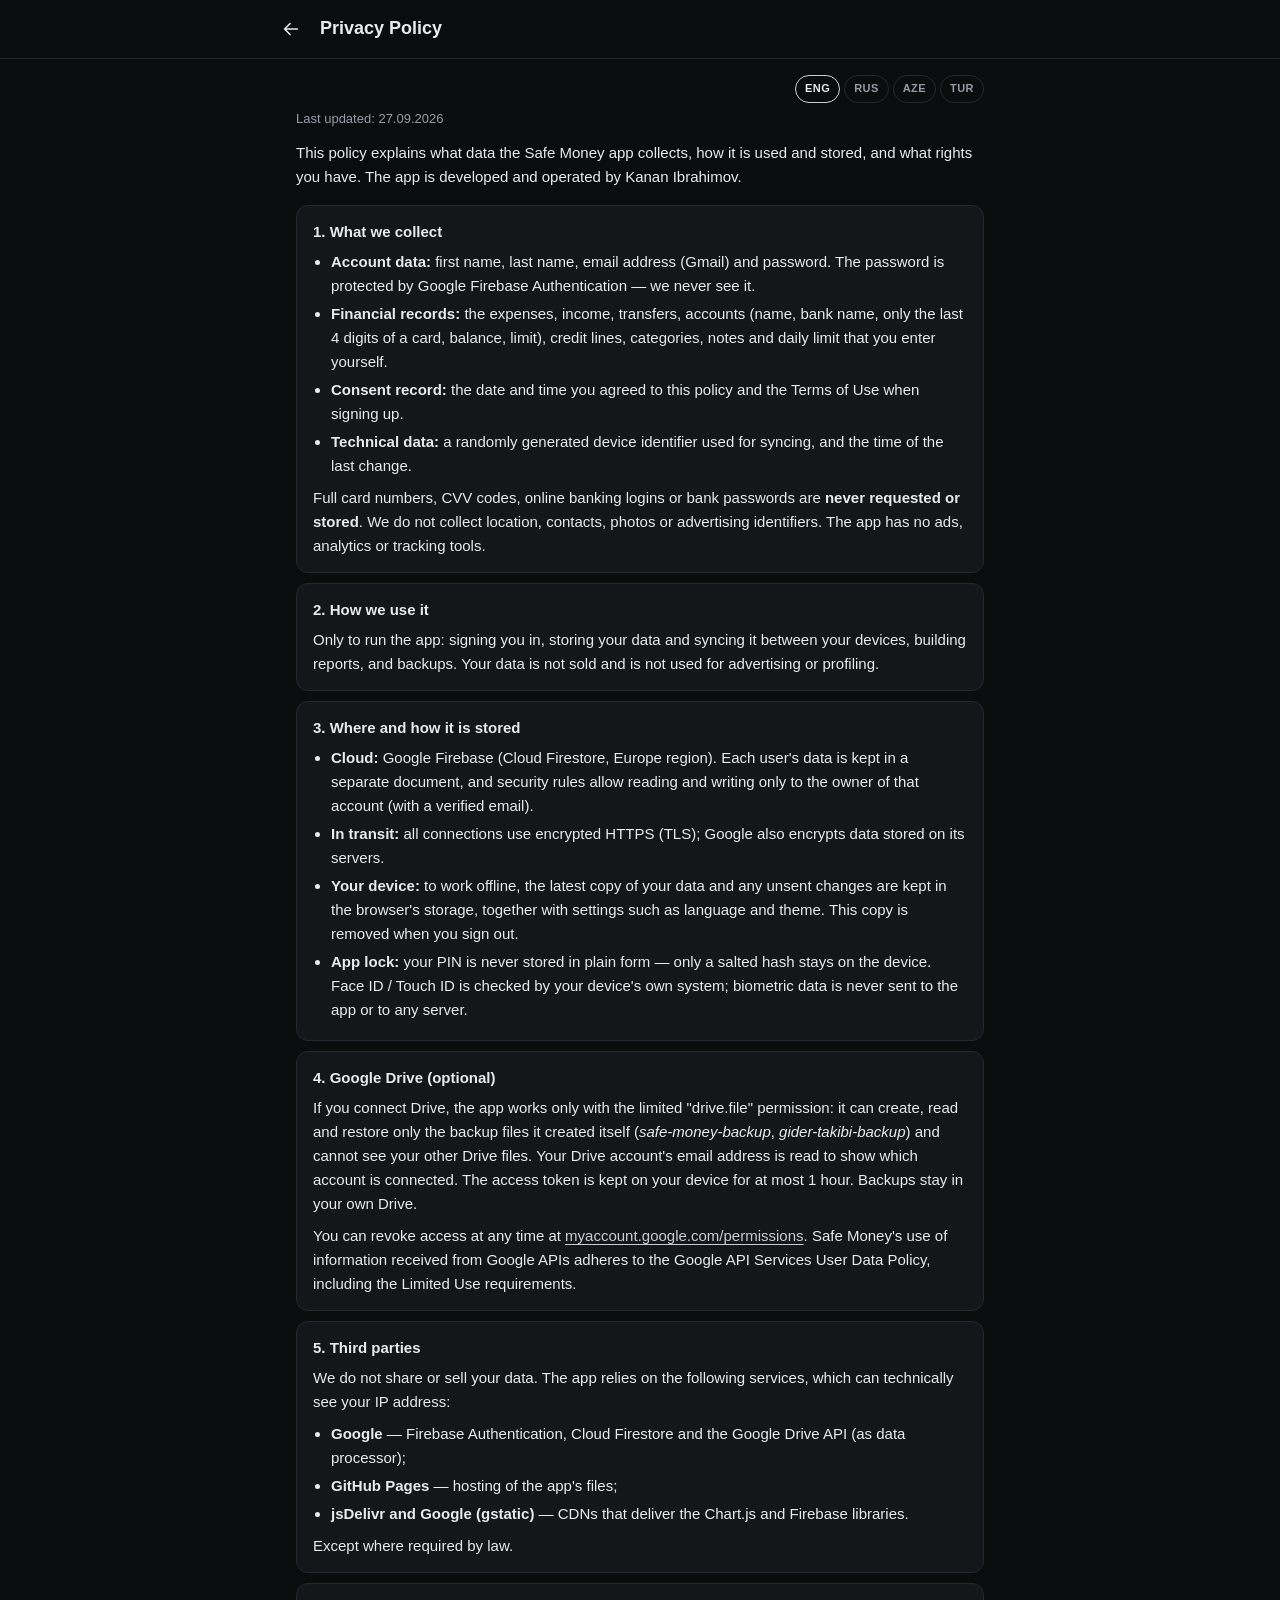
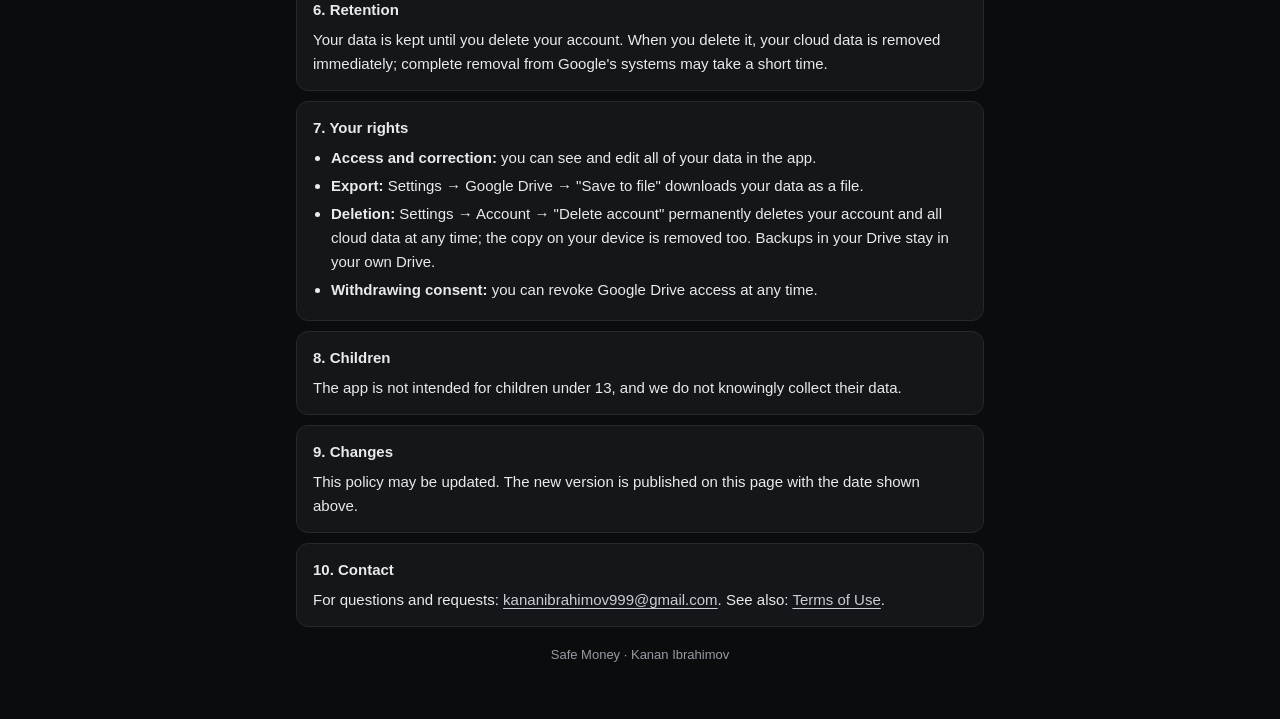
<file: privacy.html>
<!doctype html>
<html lang="en" data-theme="dark">
<head>
<meta charset="utf-8">
<meta name="viewport" content="width=device-width, initial-scale=1, viewport-fit=cover">
<meta name="theme-color" content="#0b0c0e">
<title>Privacy Policy — Safe Money</title>
<link rel="icon" href="icon-192.png">
<link rel="stylesheet" href="css/huquqi.css">
<script src="js/huquqi.js"></script>
</head>
<body>
<header class="hq-bas"><div class="hq-bas-ic">
  <button class="hq-geri" id="hqGeri" onclick="hqGeri()" aria-label="Back"><svg width="22" height="22" viewBox="0 0 24 24" fill="none" stroke="currentColor" stroke-width="1.7" stroke-linecap="round" stroke-linejoin="round" aria-hidden="true"><path d="M19 12H5M11 6l-6 6 6 6"/></svg></button>
  <h1 id="hqBasliq">Privacy Policy</h1>
</div></header>
<main>
<div class="hq-dil"><button data-kod="en">ENG</button><button data-kod="ru">RUS</button><button data-kod="az">AZE</button><button data-kod="tr">TUR</button></div>
<section data-dil="az" lang="az" data-basliq="Məxfilik siyasəti" data-geri="Geri">
<p class="hq-tarix">Son yenilənmə: 27.09.2026</p>
<p class="hq-giris">Bu siyasət Safe Money tətbiqinin hansı məlumatları topladığını, onlardan necə istifadə etdiyini, harada saxladığını və sizin hansı hüquqlarınız olduğunu izah edir. Tətbiqi Kanan İbrahimov hazırlayıb və idarə edir.</p>
<div class="hq-kart"><h2>1. Hansı məlumatlar toplanır</h2><ul><li><b>Hesab məlumatları:</b> ad, soyad, e-poçt ünvanı (Gmail) və şifrə. Şifrə Google Firebase Authentication tərəfindən qorunan şəkildə saxlanılır — biz onu görmürük.</li><li><b>Maliyyə qeydləri:</b> özünüzün daxil etdiyiniz xərclər, mədaxillər, köçürmələr, hesablar (ad, bank adı, kartın yalnız son 4 rəqəmi, balans, limit), kredit xətləri, kateqoriyalar, qeydlər və gündəlik limit.</li><li><b>Razılaşma qeydi:</b> qeydiyyat zamanı bu siyasət və İstifadə şərtləri ilə razılaşdığınız tarix və saat.</li><li><b>Texniki məlumat:</b> sinxronizasiya üçün təsadüfi yaradılmış cihaz identifikatoru və son dəyişikliyin vaxtı.</li></ul><p>Tam kart nömrəsi, CVV kodu, bank girişi və ya bank şifrələri <b>istənilmir və saxlanılmır</b>. Məkan, kontaktlar, şəkillər və reklam identifikatorları toplanmır. Tətbiqdə reklam, analitika və izləmə alətləri yoxdur.</p></div>
<div class="hq-kart"><h2>2. Məlumatlardan nə üçün istifadə olunur</h2><p>Yalnız tətbiqin işləməsi üçün: hesabınıza giriş, məlumatlarınızın saxlanması və cihazlarınız arasında sinxronizasiya, hesabatların hazırlanması və ehtiyat nüsxə. Məlumatlarınız satılmır, reklam və ya profil yaratmaq üçün istifadə olunmur.</p></div>
<div class="hq-kart"><h2>3. Harada və necə saxlanılır</h2><ul><li><b>Bulud:</b> Google Firebase (Cloud Firestore, Avropa regionu). Hər istifadəçinin məlumatı ayrıca sənəddə saxlanılır; təhlükəsizlik qaydaları oxuma və yazmaya yalnız həmin hesabın sahibinə (təsdiqlənmiş e-poçtla) icazə verir.</li><li><b>Ötürülmə:</b> bütün bağlantılar şifrələnmiş HTTPS (TLS) üzərindən gedir; Google məlumatları serverlərində də şifrələnmiş şəkildə saxlayır.</li><li><b>Cihazınız:</b> internetsiz işləmək üçün məlumatların son nüsxəsi və hələ göndərilməmiş dəyişikliklər brauzerin yaddaşında saxlanılır; dil və tema kimi parametrlər də orada qalır. Hesabdan çıxdıqda bu nüsxə silinir.</li><li><b>Tətbiq kilidi:</b> PIN kod açıq şəkildə saxlanılmır — cihazda yalnız onun təsadüfi "duz"la hesablanmış heşi qalır. Face ID / Touch ID cihazın öz sistemi ilə yoxlanılır; biometrik məlumat heç vaxt tətbiqə və ya serverə ötürülmür.</li></ul></div>
<div class="hq-kart"><h2>4. Google Drive (istəyə bağlı)</h2><p>Drive-ı qoşsanız, tətbiq yalnız məhdud "drive.file" icazəsi ilə işləyir: yalnız özünün yaratdığı ehtiyat nüsxə fayllarını (<i>safe-money-backup</i>, <i>gider-takibi-backup</i>) yarada, oxuya və onlardan bərpa edə bilir; Drive-dakı digər fayllarınızı görmür. Hansı hesabın qoşulduğunu göstərmək üçün Drive hesabınızın e-poçt ünvanı oxunur. Giriş açarı (token) cihazınızda ən çox 1 saat saxlanılır. Ehtiyat nüsxələr sizin öz Drive-ınızda qalır.</p><p>İcazəni istənilən vaxt <a href="https://myaccount.google.com/permissions" target="_blank" rel="noopener">myaccount.google.com/permissions</a> səhifəsindən ləğv edə bilərsiniz. Safe Money-in Google API-lərindən aldığı məlumatlardan istifadəsi Google API Services User Data Policy, o cümlədən Limited Use tələblərinə uyğundur.</p></div>
<div class="hq-kart"><h2>5. Üçüncü tərəflər</h2><p>Məlumatlarınızı heç kimə vermirik və satmırıq. Tətbiqin işləməsi üçün aşağıdakı xidmətlərdən istifadə olunur; onlar texniki olaraq IP ünvanınızı görə bilər:</p><ul><li><b>Google</b> — Firebase Authentication, Cloud Firestore və Google Drive API (məlumatların emalçısı kimi);</li><li><b>GitHub Pages</b> — tətbiqin fayllarının yerləşdiyi hostinq;</li><li><b>jsDelivr və Google (gstatic)</b> — Chart.js və Firebase kitabxanalarının yükləndiyi CDN-lər.</li></ul><p>Qanunla tələb olunan hallar istisnadır.</p></div>
<div class="hq-kart"><h2>6. Saxlama müddəti</h2><p>Məlumatlarınız hesabınızı silənə qədər saxlanılır. Hesabı sildikdə buluddakı məlumatlar dərhal silinir; Google-un sistemlərindən tam silinməsi qısa müddət çəkə bilər.</p></div>
<div class="hq-kart"><h2>7. Hüquqlarınız</h2><ul><li><b>Baxış və düzəliş:</b> bütün məlumatlarınızı tətbiqdə görə və dəyişə bilərsiniz.</li><li><b>Köçürmə:</b> Parametrlər → Google Drive → «Faylda saxla» ilə məlumatlarınızı fayl kimi yükləyə bilərsiniz.</li><li><b>Silinmə:</b> Parametrlər → Hesab → «Hesabı sil» ilə hesabınızı və buluddakı bütün məlumatlarınızı istənilən vaxt özünüz həmişəlik silə bilərsiniz; cihazdakı nüsxə də silinir. Drive-dakı ehtiyat nüsxələr sizin Drive-ınızda qalır.</li><li><b>Razılığın geri götürülməsi:</b> Google Drive icazəsini istənilən vaxt ləğv edə bilərsiniz.</li></ul></div>
<div class="hq-kart"><h2>8. Uşaqlar</h2><p>Tətbiq 13 yaşından kiçik uşaqlar üçün nəzərdə tutulmayıb və biz bilərəkdən onlardan məlumat toplamırıq.</p></div>
<div class="hq-kart"><h2>9. Dəyişikliklər</h2><p>Bu siyasət yenilənə bilər. Yeni versiya bu səhifədə yuxarıdakı tarixlə dərc olunur.</p></div>
<div class="hq-kart"><h2>10. Əlaqə</h2><p>Suallarınız və müraciətləriniz üçün: <a href="mailto:kananibrahimov999@gmail.com">kananibrahimov999@gmail.com</a>. Bax: <a data-sehife="terms.html" href="terms.html">İstifadə şərtləri</a>.</p></div>
<p class="hq-alt">Safe Money · Kanan İbrahimov</p>
</section>
<section data-dil="en" lang="en" data-basliq="Privacy Policy" data-geri="Back">
<p class="hq-tarix">Last updated: 27.09.2026</p>
<p class="hq-giris">This policy explains what data the Safe Money app collects, how it is used and stored, and what rights you have. The app is developed and operated by Kanan Ibrahimov.</p>
<div class="hq-kart"><h2>1. What we collect</h2><ul><li><b>Account data:</b> first name, last name, email address (Gmail) and password. The password is protected by Google Firebase Authentication — we never see it.</li><li><b>Financial records:</b> the expenses, income, transfers, accounts (name, bank name, only the last 4 digits of a card, balance, limit), credit lines, categories, notes and daily limit that you enter yourself.</li><li><b>Consent record:</b> the date and time you agreed to this policy and the Terms of Use when signing up.</li><li><b>Technical data:</b> a randomly generated device identifier used for syncing, and the time of the last change.</li></ul><p>Full card numbers, CVV codes, online banking logins or bank passwords are <b>never requested or stored</b>. We do not collect location, contacts, photos or advertising identifiers. The app has no ads, analytics or tracking tools.</p></div>
<div class="hq-kart"><h2>2. How we use it</h2><p>Only to run the app: signing you in, storing your data and syncing it between your devices, building reports, and backups. Your data is not sold and is not used for advertising or profiling.</p></div>
<div class="hq-kart"><h2>3. Where and how it is stored</h2><ul><li><b>Cloud:</b> Google Firebase (Cloud Firestore, Europe region). Each user's data is kept in a separate document, and security rules allow reading and writing only to the owner of that account (with a verified email).</li><li><b>In transit:</b> all connections use encrypted HTTPS (TLS); Google also encrypts data stored on its servers.</li><li><b>Your device:</b> to work offline, the latest copy of your data and any unsent changes are kept in the browser's storage, together with settings such as language and theme. This copy is removed when you sign out.</li><li><b>App lock:</b> your PIN is never stored in plain form — only a salted hash stays on the device. Face ID / Touch ID is checked by your device's own system; biometric data is never sent to the app or to any server.</li></ul></div>
<div class="hq-kart"><h2>4. Google Drive (optional)</h2><p>If you connect Drive, the app works only with the limited "drive.file" permission: it can create, read and restore only the backup files it created itself (<i>safe-money-backup</i>, <i>gider-takibi-backup</i>) and cannot see your other Drive files. Your Drive account's email address is read to show which account is connected. The access token is kept on your device for at most 1 hour. Backups stay in your own Drive.</p><p>You can revoke access at any time at <a href="https://myaccount.google.com/permissions" target="_blank" rel="noopener">myaccount.google.com/permissions</a>. Safe Money's use of information received from Google APIs adheres to the Google API Services User Data Policy, including the Limited Use requirements.</p></div>
<div class="hq-kart"><h2>5. Third parties</h2><p>We do not share or sell your data. The app relies on the following services, which can technically see your IP address:</p><ul><li><b>Google</b> — Firebase Authentication, Cloud Firestore and the Google Drive API (as data processor);</li><li><b>GitHub Pages</b> — hosting of the app's files;</li><li><b>jsDelivr and Google (gstatic)</b> — CDNs that deliver the Chart.js and Firebase libraries.</li></ul><p>Except where required by law.</p></div>
<div class="hq-kart"><h2>6. Retention</h2><p>Your data is kept until you delete your account. When you delete it, your cloud data is removed immediately; complete removal from Google's systems may take a short time.</p></div>
<div class="hq-kart"><h2>7. Your rights</h2><ul><li><b>Access and correction:</b> you can see and edit all of your data in the app.</li><li><b>Export:</b> Settings → Google Drive → "Save to file" downloads your data as a file.</li><li><b>Deletion:</b> Settings → Account → "Delete account" permanently deletes your account and all cloud data at any time; the copy on your device is removed too. Backups in your Drive stay in your own Drive.</li><li><b>Withdrawing consent:</b> you can revoke Google Drive access at any time.</li></ul></div>
<div class="hq-kart"><h2>8. Children</h2><p>The app is not intended for children under 13, and we do not knowingly collect their data.</p></div>
<div class="hq-kart"><h2>9. Changes</h2><p>This policy may be updated. The new version is published on this page with the date shown above.</p></div>
<div class="hq-kart"><h2>10. Contact</h2><p>For questions and requests: <a href="mailto:kananibrahimov999@gmail.com">kananibrahimov999@gmail.com</a>. See also: <a data-sehife="terms.html" href="terms.html">Terms of Use</a>.</p></div>
<p class="hq-alt">Safe Money · Kanan Ibrahimov</p>
</section>
<section data-dil="ru" lang="ru" data-basliq="Политика конфиденциальности" data-geri="Назад">
<p class="hq-tarix">Последнее обновление: 27.09.2026</p>
<p class="hq-giris">Эта политика объясняет, какие данные собирает приложение Safe Money, как они используются и хранятся и какие у вас есть права. Приложение разработано и поддерживается Кананом Ибрагимовым.</p>
<div class="hq-kart"><h2>1. Какие данные собираются</h2><ul><li><b>Данные аккаунта:</b> имя, фамилия, адрес электронной почты (Gmail) и пароль. Пароль защищён Google Firebase Authentication — мы его не видим.</li><li><b>Финансовые записи:</b> расходы, поступления, переводы, счета (название, банк, только последние 4 цифры карты, баланс, лимит), кредитные линии, категории, заметки и дневной лимит, которые вы вводите сами.</li><li><b>Запись о согласии:</b> дата и время, когда при регистрации вы приняли эту политику и Условия использования.</li><li><b>Технические данные:</b> случайно созданный идентификатор устройства для синхронизации и время последнего изменения.</li></ul><p>Полный номер карты, CVV-код, логины интернет-банка и банковские пароли <b>не запрашиваются и не хранятся</b>. Мы не собираем геолокацию, контакты, фото и рекламные идентификаторы. В приложении нет рекламы, аналитики и средств отслеживания.</p></div>
<div class="hq-kart"><h2>2. Для чего используются данные</h2><p>Только для работы приложения: вход в аккаунт, хранение данных и их синхронизация между вашими устройствами, построение отчётов и резервное копирование. Ваши данные не продаются и не используются для рекламы или профилирования.</p></div>
<div class="hq-kart"><h2>3. Где и как хранятся данные</h2><ul><li><b>Облако:</b> Google Firebase (Cloud Firestore, европейский регион). Данные каждого пользователя хранятся в отдельном документе; правила безопасности разрешают чтение и запись только владельцу аккаунта (с подтверждённой почтой).</li><li><b>Передача:</b> все соединения идут по зашифрованному HTTPS (TLS); Google также шифрует данные на своих серверах.</li><li><b>Ваше устройство:</b> для работы без интернета последняя копия данных и ещё не отправленные изменения хранятся в памяти браузера вместе с настройками, например языком и темой. При выходе из аккаунта эта копия удаляется.</li><li><b>Блокировка приложения:</b> PIN-код не хранится в открытом виде — на устройстве остаётся только его хеш с «солью». Face ID / Touch ID проверяется системой устройства; биометрические данные никогда не передаются приложению или серверу.</li></ul></div>
<div class="hq-kart"><h2>4. Google Drive (по желанию)</h2><p>Если вы подключите Drive, приложение работает только с ограниченным разрешением «drive.file»: оно может создавать, читать и восстанавливать только созданные им резервные копии (<i>safe-money-backup</i>, <i>gider-takibi-backup</i>) и не видит другие ваши файлы. Адрес почты аккаунта Drive считывается, чтобы показать, какой аккаунт подключён. Токен доступа хранится на устройстве не более 1 часа. Резервные копии остаются в вашем Drive.</p><p>Доступ можно отозвать в любое время на странице <a href="https://myaccount.google.com/permissions" target="_blank" rel="noopener">myaccount.google.com/permissions</a>. Использование Safe Money информации, полученной через API Google, соответствует Google API Services User Data Policy, включая требования Limited Use.</p></div>
<div class="hq-kart"><h2>5. Третьи стороны</h2><p>Мы не передаём и не продаём ваши данные. Для работы приложения используются следующие сервисы; технически они могут видеть ваш IP-адрес:</p><ul><li><b>Google</b> — Firebase Authentication, Cloud Firestore и Google Drive API (как обработчик данных);</li><li><b>GitHub Pages</b> — хостинг файлов приложения;</li><li><b>jsDelivr и Google (gstatic)</b> — CDN, с которых загружаются библиотеки Chart.js и Firebase.</li></ul><p>За исключением случаев, предусмотренных законом.</p></div>
<div class="hq-kart"><h2>6. Срок хранения</h2><p>Данные хранятся до удаления аккаунта. После удаления данные в облаке удаляются сразу; полное удаление из систем Google может занять немного времени.</p></div>
<div class="hq-kart"><h2>7. Ваши права</h2><ul><li><b>Просмотр и исправление:</b> все свои данные можно видеть и изменять в приложении.</li><li><b>Экспорт:</b> Настройки → Google Drive → «Сохранить в файл» — выгрузка данных в файл.</li><li><b>Удаление:</b> Настройки → Аккаунт → «Удалить аккаунт» — безвозвратное удаление аккаунта и всех данных в облаке в любой момент; копия на устройстве также удаляется. Резервные копии остаются в вашем Google Drive.</li><li><b>Отзыв согласия:</b> доступ к Google Drive можно отозвать в любое время.</li></ul></div>
<div class="hq-kart"><h2>8. Дети</h2><p>Приложение не предназначено для детей младше 13 лет, и мы сознательно не собираем их данные.</p></div>
<div class="hq-kart"><h2>9. Изменения</h2><p>Политика может обновляться. Новая версия публикуется на этой странице с датой, указанной выше.</p></div>
<div class="hq-kart"><h2>10. Контакты</h2><p>По вопросам и обращениям: <a href="mailto:kananibrahimov999@gmail.com">kananibrahimov999@gmail.com</a>. См. также: <a data-sehife="terms.html" href="terms.html">Условия использования</a>.</p></div>
<p class="hq-alt">Safe Money · Канан Ибрагимов</p>
</section>
<section data-dil="tr" lang="tr" data-basliq="Gizlilik Politikası" data-geri="Geri">
<p class="hq-tarix">Son güncelleme: 27.09.2026</p>
<p class="hq-giris">Bu politika, Safe Money uygulamasının hangi verileri topladığını, bunları nasıl kullandığını ve sakladığını ve hangi haklara sahip olduğunu açıklar. Uygulama Kanan İbrahimov tarafından geliştirilmekte ve yönetilmektedir.</p>
<div class="hq-kart"><h2>1. Hangi veriler toplanır</h2><ul><li><b>Hesap bilgileri:</b> ad, soyad, e-posta adresi (Gmail) ve şifre. Şifre Google Firebase Authentication tarafından korunur — biz göremeyiz.</li><li><b>Finansal kayıtlar:</b> kendin girdiğin harcamalar, gelirler, transferler, hesaplar (ad, banka adı, kartın yalnızca son 4 hanesi, bakiye, limit), krediler, kategoriler, notlar ve günlük limit.</li><li><b>Onay kaydı:</b> kayıt sırasında bu politikayı ve Kullanım Şartları'nı kabul ettiğin tarih ve saat.</li><li><b>Teknik veriler:</b> senkronizasyon için rastgele oluşturulan cihaz kimliği ve son değişikliğin zamanı.</li></ul><p>Tam kart numarası, CVV kodu, internet bankacılığı girişi veya banka şifreleri <b>istenmez ve saklanmaz</b>. Konum, kişiler, fotoğraflar ve reklam kimlikleri toplanmaz. Uygulamada reklam, analiz ve takip araçları yoktur.</p></div>
<div class="hq-kart"><h2>2. Veriler ne için kullanılır</h2><p>Yalnızca uygulamanın çalışması için: hesabına giriş, verilerinin saklanması ve cihazların arasında senkronizasyon, raporların hazırlanması ve yedekleme. Verilerin satılmaz; reklam veya profil oluşturma için kullanılmaz.</p></div>
<div class="hq-kart"><h2>3. Nerede ve nasıl saklanır</h2><ul><li><b>Bulut:</b> Google Firebase (Cloud Firestore, Avrupa bölgesi). Her kullanıcının verisi ayrı bir belgede tutulur; güvenlik kuralları okuma ve yazmaya yalnızca hesap sahibinin (doğrulanmış e-postayla) izin verir.</li><li><b>Aktarım:</b> tüm bağlantılar şifreli HTTPS (TLS) üzerinden yapılır; Google verileri sunucularında da şifreli saklar.</li><li><b>Cihazın:</b> internetsiz çalışabilmek için verilerin son kopyası ve henüz gönderilmemiş değişiklikler tarayıcı belleğinde saklanır; dil ve tema gibi ayarlar da orada kalır. Hesaptan çıkınca bu kopya silinir.</li><li><b>Uygulama kilidi:</b> PIN kodu açık hâlde saklanmaz — cihazda yalnızca rastgele "tuz" ile hesaplanmış özeti kalır. Face ID / Touch ID cihazın kendi sistemiyle doğrulanır; biyometrik veriler hiçbir zaman uygulamaya veya sunucuya aktarılmaz.</li></ul></div>
<div class="hq-kart"><h2>4. Google Drive (isteğe bağlı)</h2><p>Drive'ı bağlarsan uygulama yalnızca sınırlı "drive.file" izniyle çalışır: yalnızca kendi oluşturduğu yedek dosyalarını (<i>safe-money-backup</i>, <i>gider-takibi-backup</i>) oluşturabilir, okuyabilir ve geri yükleyebilir; Drive'daki diğer dosyalarını göremez. Hangi hesabın bağlı olduğunu göstermek için Drive hesabının e-posta adresi okunur. Erişim anahtarı (token) cihazında en fazla 1 saat saklanır. Yedekler kendi Drive'ında kalır.</p><p>İzni istediğin zaman <a href="https://myaccount.google.com/permissions" target="_blank" rel="noopener">myaccount.google.com/permissions</a> sayfasından kaldırabilirsin. Safe Money'nin Google API'lerinden aldığı bilgileri kullanımı, Limited Use gereklilikleri dahil Google API Services User Data Policy'ye uygundur.</p></div>
<div class="hq-kart"><h2>5. Üçüncü taraflar</h2><p>Verilerini kimseyle paylaşmaz ve satmayız. Uygulamanın çalışması için aşağıdaki hizmetler kullanılır; bunlar teknik olarak IP adresini görebilir:</p><ul><li><b>Google</b> — Firebase Authentication, Cloud Firestore ve Google Drive API (veri işleyen olarak);</li><li><b>GitHub Pages</b> — uygulama dosyalarının barındırıldığı hosting;</li><li><b>jsDelivr ve Google (gstatic)</b> — Chart.js ve Firebase kütüphanelerinin yüklendiği CDN'ler.</li></ul><p>Yasanın gerektirdiği durumlar hariç.</p></div>
<div class="hq-kart"><h2>6. Saklama süresi</h2><p>Verilerin hesabını silene kadar saklanır. Hesabı sildiğinde buluttaki veriler hemen silinir; Google sistemlerinden tamamen silinmesi kısa bir süre alabilir.</p></div>
<div class="hq-kart"><h2>7. Hakların</h2><ul><li><b>Görüntüleme ve düzeltme:</b> tüm verilerini uygulamada görebilir ve değiştirebilirsin.</li><li><b>Dışa aktarma:</b> Ayarlar → Google Drive → «Dosyaya kaydet» ile verilerini dosya olarak indirebilirsin.</li><li><b>Silme:</b> Ayarlar → Hesap → «Hesabı sil» ile hesabını ve buluttaki tüm verilerini istediğin zaman kalıcı olarak silebilirsin; cihazdaki kopya da silinir. Drive'daki yedekler kendi Drive'ında kalır.</li><li><b>Onayın geri alınması:</b> Google Drive iznini istediğin zaman kaldırabilirsin.</li></ul></div>
<div class="hq-kart"><h2>8. Çocuklar</h2><p>Uygulama 13 yaşından küçük çocuklar için tasarlanmamıştır ve onlardan bilerek veri toplamayız.</p></div>
<div class="hq-kart"><h2>9. Değişiklikler</h2><p>Bu politika güncellenebilir. Yeni sürüm bu sayfada yukarıdaki tarihle yayımlanır.</p></div>
<div class="hq-kart"><h2>10. İletişim</h2><p>Soruların ve taleplerin için: <a href="mailto:kananibrahimov999@gmail.com">kananibrahimov999@gmail.com</a>. Ayrıca bkz.: <a data-sehife="terms.html" href="terms.html">Kullanım Şartları</a>.</p></div>
<p class="hq-alt">Safe Money · Kanan İbrahimov</p>
</section>

</main>
</body>
</html>
</file>
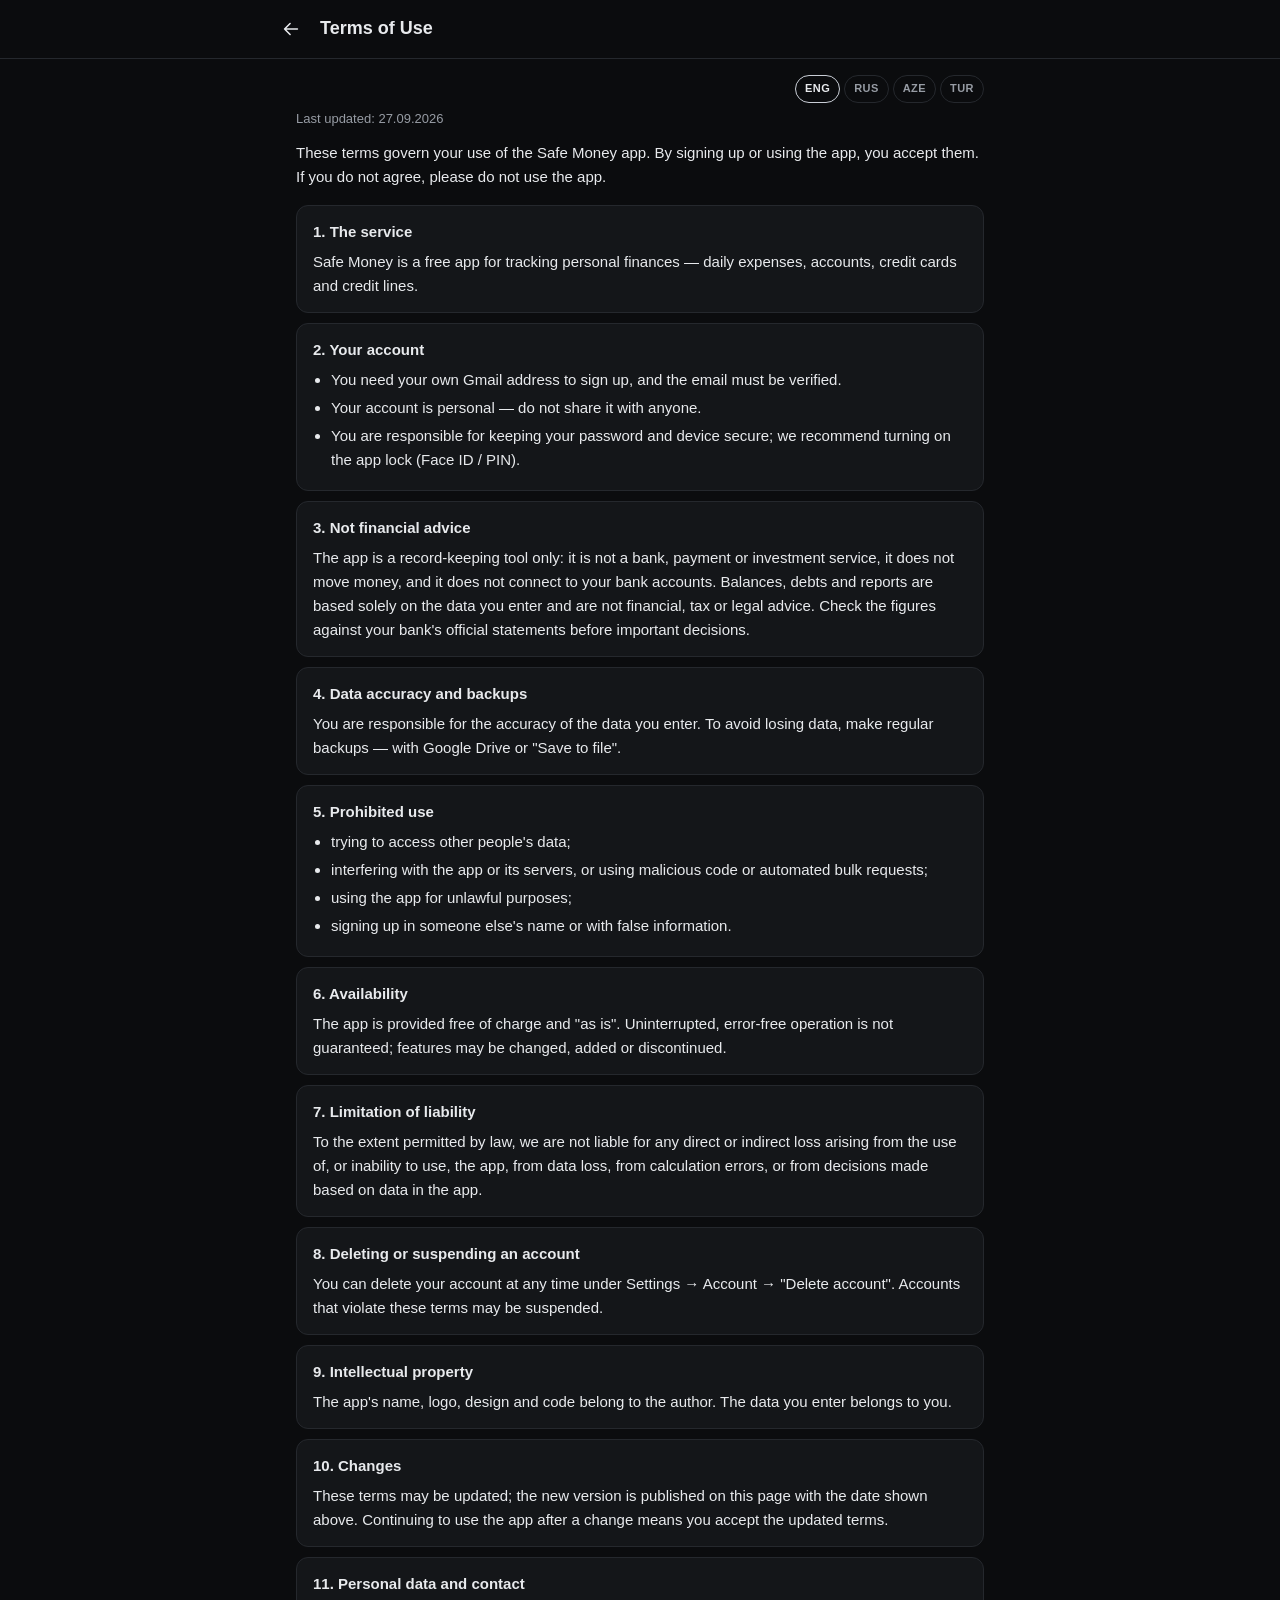
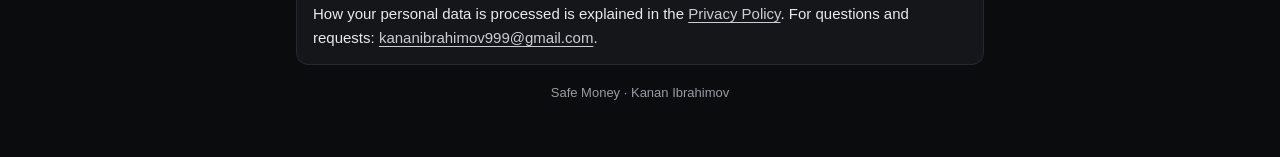
<file: terms.html>
<!doctype html>
<html lang="en" data-theme="dark">
<head>
<meta charset="utf-8">
<meta name="viewport" content="width=device-width, initial-scale=1, viewport-fit=cover">
<meta name="theme-color" content="#0b0c0e">
<title>Terms of Use — Safe Money</title>
<link rel="icon" href="icon-192.png">
<link rel="stylesheet" href="css/huquqi.css">
<script src="js/huquqi.js"></script>
</head>
<body>
<header class="hq-bas"><div class="hq-bas-ic">
  <button class="hq-geri" id="hqGeri" onclick="hqGeri()" aria-label="Back"><svg width="22" height="22" viewBox="0 0 24 24" fill="none" stroke="currentColor" stroke-width="1.7" stroke-linecap="round" stroke-linejoin="round" aria-hidden="true"><path d="M19 12H5M11 6l-6 6 6 6"/></svg></button>
  <h1 id="hqBasliq">Terms of Use</h1>
</div></header>
<main>
<div class="hq-dil"><button data-kod="en">ENG</button><button data-kod="ru">RUS</button><button data-kod="az">AZE</button><button data-kod="tr">TUR</button></div>
<section data-dil="az" lang="az" data-basliq="İstifadə şərtləri" data-geri="Geri">
<p class="hq-tarix">Son yenilənmə: 27.09.2026</p>
<p class="hq-giris">Bu şərtlər Safe Money tətbiqindən istifadə qaydalarını müəyyən edir. Qeydiyyatdan keçməklə və ya tətbiqdən istifadə etməklə bu şərtləri qəbul edirsiniz. Razı deyilsinizsə, tətbiqdən istifadə etməyin.</p>
<div class="hq-kart"><h2>1. Xidmət</h2><p>Safe Money şəxsi maliyyənin — gündəlik xərclərin, hesabların, kredit kartlarının və kredit xətlərinin uçotu üçün pulsuz tətbiqdir.</p></div>
<div class="hq-kart"><h2>2. Hesab</h2><ul><li>Qeydiyyat üçün öz Gmail ünvanınız lazımdır və e-poçt təsdiqlənməlidir.</li><li>Hesab şəxsidir — onu başqası ilə paylaşmayın.</li><li>Şifrənizin və cihazınızın təhlükəsizliyinə görə siz cavabdehsiniz; tətbiq kilidindən (Face ID / PIN) istifadə etməyi tövsiyə edirik.</li></ul></div>
<div class="hq-kart"><h2>3. Maliyyə məsləhəti deyil</h2><p>Tətbiq yalnız uçot vasitəsidir: bank, ödəniş və ya investisiya xidməti deyil, heç bir pul əməliyyatı aparmır və bank hesablarınıza qoşulmur. Göstərilən balanslar, borclar və hesabatlar yalnız sizin daxil etdiyiniz məlumatlara əsaslanır və maliyyə, vergi və ya hüquqi məsləhət sayılmır. Vacib qərarlardan əvvəl rəqəmləri bankınızın rəsmi məlumatları ilə yoxlayın.</p></div>
<div class="hq-kart"><h2>4. Məlumatların düzgünlüyü və ehtiyat nüsxə</h2><p>Daxil etdiyiniz məlumatların düzgünlüyünə siz cavabdehsiniz. Məlumat itkisinin qarşısını almaq üçün vaxtaşırı ehtiyat nüsxə götürün — Google Drive və ya «Faylda saxla» ilə.</p></div>
<div class="hq-kart"><h2>5. Qadağan olunan istifadə</h2><ul><li>başqalarının məlumatlarına daxil olmağa cəhd etmək;</li><li>tətbiqin və ya serverlərin işinə müdaxilə etmək, zərərli kod və ya avtomatlaşdırılmış kütləvi sorğulardan istifadə etmək;</li><li>tətbiqdən qanunsuz məqsədlər üçün istifadə etmək;</li><li>başqasının adından və ya saxta məlumatlarla qeydiyyatdan keçmək.</li></ul></div>
<div class="hq-kart"><h2>6. Xidmətin mövcudluğu</h2><p>Tətbiq pulsuz və «olduğu kimi» təqdim olunur. Fasiləsiz və xətasız işləməsinə zəmanət verilmir; funksiyalar dəyişdirilə, əlavə oluna və ya dayandırıla bilər.</p></div>
<div class="hq-kart"><h2>7. Məsuliyyətin məhdudlaşdırılması</h2><p>Qanunun icazə verdiyi həddə, tətbiqdən istifadə və ya istifadə edə bilməmək, məlumat itkisi, hesablama xətaları və ya tətbiqdəki məlumatlara əsasən verilmiş qərarlar nəticəsində yaranan birbaşa və ya dolayı zərərə görə məsuliyyət daşımırıq.</p></div>
<div class="hq-kart"><h2>8. Hesabın silinməsi və bloklanması</h2><p>Hesabınızı istənilən vaxt Parametrlər → Hesab → «Hesabı sil» ilə silə bilərsiniz. Bu şərtlər pozulduqda hesab bloklana bilər.</p></div>
<div class="hq-kart"><h2>9. Əqli mülkiyyət</h2><p>Tətbiqin adı, loqosu, dizaynı və kodu müəllifə məxsusdur. Daxil etdiyiniz məlumatlar sizə məxsusdur.</p></div>
<div class="hq-kart"><h2>10. Dəyişikliklər</h2><p>Şərtlər yenilənə bilər; yeni versiya bu səhifədə yuxarıdakı tarixlə dərc olunur. Dəyişiklikdən sonra tətbiqdən istifadəni davam etdirmək yenilənmiş şərtlərin qəbulu deməkdir.</p></div>
<div class="hq-kart"><h2>11. Şəxsi məlumatlar və əlaqə</h2><p>Şəxsi məlumatlarınızın necə emal olunduğu <a data-sehife="privacy.html" href="privacy.html">Məxfilik siyasəti</a>ndə izah olunur. Suallarınız və müraciətləriniz üçün: <a href="mailto:kananibrahimov999@gmail.com">kananibrahimov999@gmail.com</a>.</p></div>
<p class="hq-alt">Safe Money · Kanan İbrahimov</p>
</section>
<section data-dil="en" lang="en" data-basliq="Terms of Use" data-geri="Back">
<p class="hq-tarix">Last updated: 27.09.2026</p>
<p class="hq-giris">These terms govern your use of the Safe Money app. By signing up or using the app, you accept them. If you do not agree, please do not use the app.</p>
<div class="hq-kart"><h2>1. The service</h2><p>Safe Money is a free app for tracking personal finances — daily expenses, accounts, credit cards and credit lines.</p></div>
<div class="hq-kart"><h2>2. Your account</h2><ul><li>You need your own Gmail address to sign up, and the email must be verified.</li><li>Your account is personal — do not share it with anyone.</li><li>You are responsible for keeping your password and device secure; we recommend turning on the app lock (Face ID / PIN).</li></ul></div>
<div class="hq-kart"><h2>3. Not financial advice</h2><p>The app is a record-keeping tool only: it is not a bank, payment or investment service, it does not move money, and it does not connect to your bank accounts. Balances, debts and reports are based solely on the data you enter and are not financial, tax or legal advice. Check the figures against your bank's official statements before important decisions.</p></div>
<div class="hq-kart"><h2>4. Data accuracy and backups</h2><p>You are responsible for the accuracy of the data you enter. To avoid losing data, make regular backups — with Google Drive or "Save to file".</p></div>
<div class="hq-kart"><h2>5. Prohibited use</h2><ul><li>trying to access other people's data;</li><li>interfering with the app or its servers, or using malicious code or automated bulk requests;</li><li>using the app for unlawful purposes;</li><li>signing up in someone else's name or with false information.</li></ul></div>
<div class="hq-kart"><h2>6. Availability</h2><p>The app is provided free of charge and "as is". Uninterrupted, error-free operation is not guaranteed; features may be changed, added or discontinued.</p></div>
<div class="hq-kart"><h2>7. Limitation of liability</h2><p>To the extent permitted by law, we are not liable for any direct or indirect loss arising from the use of, or inability to use, the app, from data loss, from calculation errors, or from decisions made based on data in the app.</p></div>
<div class="hq-kart"><h2>8. Deleting or suspending an account</h2><p>You can delete your account at any time under Settings → Account → "Delete account". Accounts that violate these terms may be suspended.</p></div>
<div class="hq-kart"><h2>9. Intellectual property</h2><p>The app's name, logo, design and code belong to the author. The data you enter belongs to you.</p></div>
<div class="hq-kart"><h2>10. Changes</h2><p>These terms may be updated; the new version is published on this page with the date shown above. Continuing to use the app after a change means you accept the updated terms.</p></div>
<div class="hq-kart"><h2>11. Personal data and contact</h2><p>How your personal data is processed is explained in the <a data-sehife="privacy.html" href="privacy.html">Privacy Policy</a>. For questions and requests: <a href="mailto:kananibrahimov999@gmail.com">kananibrahimov999@gmail.com</a>.</p></div>
<p class="hq-alt">Safe Money · Kanan Ibrahimov</p>
</section>
<section data-dil="ru" lang="ru" data-basliq="Условия использования" data-geri="Назад">
<p class="hq-tarix">Последнее обновление: 27.09.2026</p>
<p class="hq-giris">Эти условия регулируют использование приложения Safe Money. Регистрируясь или пользуясь приложением, вы принимаете их. Если вы не согласны, пожалуйста, не используйте приложение.</p>
<div class="hq-kart"><h2>1. Сервис</h2><p>Safe Money — бесплатное приложение для учёта личных финансов: ежедневных расходов, счетов, кредитных карт и кредитных линий.</p></div>
<div class="hq-kart"><h2>2. Аккаунт</h2><ul><li>Для регистрации нужен ваш собственный адрес Gmail, и почта должна быть подтверждена.</li><li>Аккаунт личный — не передавайте его другим людям.</li><li>Вы отвечаете за безопасность пароля и устройства; рекомендуем включить блокировку приложения (Face ID / PIN).</li></ul></div>
<div class="hq-kart"><h2>3. Не финансовая консультация</h2><p>Приложение — только инструмент учёта: это не банк, не платёжный и не инвестиционный сервис, оно не проводит денежных операций и не подключается к вашим банковским счетам. Балансы, долги и отчёты основаны только на введённых вами данных и не являются финансовой, налоговой или юридической консультацией. Перед важными решениями сверяйте цифры с официальными данными банка.</p></div>
<div class="hq-kart"><h2>4. Точность данных и резервные копии</h2><p>Вы отвечаете за точность вводимых данных. Чтобы не потерять данные, регулярно делайте резервные копии — в Google Drive или через «Сохранить в файл».</p></div>
<div class="hq-kart"><h2>5. Запрещённое использование</h2><ul><li>попытки получить доступ к чужим данным;</li><li>вмешательство в работу приложения или серверов, вредоносный код или автоматизированные массовые запросы;</li><li>использование приложения в незаконных целях;</li><li>регистрация от чужого имени или с ложными данными.</li></ul></div>
<div class="hq-kart"><h2>6. Доступность сервиса</h2><p>Приложение предоставляется бесплатно и «как есть». Бесперебойная и безошибочная работа не гарантируется; функции могут изменяться, добавляться или прекращаться.</p></div>
<div class="hq-kart"><h2>7. Ограничение ответственности</h2><p>В пределах, допускаемых законом, мы не несём ответственности за прямой или косвенный ущерб, возникший в результате использования или невозможности использования приложения, потери данных, ошибок расчёта или решений, принятых на основе данных в приложении.</p></div>
<div class="hq-kart"><h2>8. Удаление и блокировка аккаунта</h2><p>Аккаунт можно удалить в любой момент: Настройки → Аккаунт → «Удалить аккаунт». При нарушении этих условий аккаунт может быть заблокирован.</p></div>
<div class="hq-kart"><h2>9. Интеллектуальная собственность</h2><p>Название, логотип, дизайн и код приложения принадлежат автору. Введённые вами данные принадлежат вам.</p></div>
<div class="hq-kart"><h2>10. Изменения</h2><p>Условия могут обновляться; новая версия публикуется на этой странице с датой, указанной выше. Продолжая пользоваться приложением после изменений, вы принимаете обновлённые условия.</p></div>
<div class="hq-kart"><h2>11. Персональные данные и контакты</h2><p>Как обрабатываются ваши персональные данные, описано в <a data-sehife="privacy.html" href="privacy.html">Политике конфиденциальности</a>. По вопросам и обращениям: <a href="mailto:kananibrahimov999@gmail.com">kananibrahimov999@gmail.com</a>.</p></div>
<p class="hq-alt">Safe Money · Канан Ибрагимов</p>
</section>
<section data-dil="tr" lang="tr" data-basliq="Kullanım Şartları" data-geri="Geri">
<p class="hq-tarix">Son güncelleme: 27.09.2026</p>
<p class="hq-giris">Bu şartlar Safe Money uygulamasının kullanım kurallarını belirler. Kaydolarak veya uygulamayı kullanarak bu şartları kabul etmiş olursun. Kabul etmiyorsan lütfen uygulamayı kullanma.</p>
<div class="hq-kart"><h2>1. Hizmet</h2><p>Safe Money kişisel finansların — günlük harcamaların, hesapların, kredi kartlarının ve kredilerin — takibi için ücretsiz bir uygulamadır.</p></div>
<div class="hq-kart"><h2>2. Hesap</h2><ul><li>Kayıt için kendi Gmail adresin gerekir ve e-postanın doğrulanması gerekir.</li><li>Hesap kişiseldir — başkasıyla paylaşma.</li><li>Şifrenin ve cihazının güvenliğinden sen sorumlusun; uygulama kilidini (Face ID / PIN) açmanı öneririz.</li></ul></div>
<div class="hq-kart"><h2>3. Finansal tavsiye değildir</h2><p>Uygulama yalnızca bir kayıt aracıdır: banka, ödeme veya yatırım hizmeti değildir, para işlemi yapmaz ve banka hesaplarına bağlanmaz. Gösterilen bakiyeler, borçlar ve raporlar yalnızca senin girdiğin verilere dayanır ve finansal, vergi veya hukuki tavsiye sayılmaz. Önemli kararlardan önce rakamları bankanın resmî bilgileriyle karşılaştır.</p></div>
<div class="hq-kart"><h2>4. Verilerin doğruluğu ve yedek</h2><p>Girdiğin verilerin doğruluğundan sen sorumlusun. Veri kaybını önlemek için düzenli olarak yedek al — Google Drive veya «Dosyaya kaydet» ile.</p></div>
<div class="hq-kart"><h2>5. Yasak kullanım</h2><ul><li>başkalarının verilerine erişmeye çalışmak;</li><li>uygulamanın veya sunucuların işleyişine müdahale etmek, zararlı kod veya otomatik toplu istekler kullanmak;</li><li>uygulamayı yasa dışı amaçlarla kullanmak;</li><li>başkası adına veya sahte bilgilerle kaydolmak.</li></ul></div>
<div class="hq-kart"><h2>6. Hizmetin sürekliliği</h2><p>Uygulama ücretsiz ve «olduğu gibi» sunulur. Kesintisiz ve hatasız çalışacağı garanti edilmez; özellikler değiştirilebilir, eklenebilir veya kaldırılabilir.</p></div>
<div class="hq-kart"><h2>7. Sorumluluğun sınırlandırılması</h2><p>Yasanın izin verdiği ölçüde, uygulamanın kullanımı veya kullanılamaması, veri kaybı, hesaplama hataları ya da uygulamadaki verilere dayanarak verilen kararlar sonucunda doğan doğrudan veya dolaylı zararlardan sorumlu değiliz.</p></div>
<div class="hq-kart"><h2>8. Hesabın silinmesi ve askıya alınması</h2><p>Hesabını istediğin zaman Ayarlar → Hesap → «Hesabı sil» ile silebilirsin. Bu şartların ihlali hâlinde hesap askıya alınabilir.</p></div>
<div class="hq-kart"><h2>9. Fikrî mülkiyet</h2><p>Uygulamanın adı, logosu, tasarımı ve kodu geliştiricisine aittir. Girdiğin veriler sana aittir.</p></div>
<div class="hq-kart"><h2>10. Değişiklikler</h2><p>Şartlar güncellenebilir; yeni sürüm bu sayfada yukarıdaki tarihle yayımlanır. Değişiklikten sonra uygulamayı kullanmaya devam etmen güncellenmiş şartları kabul ettiğin anlamına gelir.</p></div>
<div class="hq-kart"><h2>11. Kişisel veriler ve iletişim</h2><p>Kişisel verilerinin nasıl işlendiği <a data-sehife="privacy.html" href="privacy.html">Gizlilik Politikası</a>'nda açıklanır. Soruların ve taleplerin için: <a href="mailto:kananibrahimov999@gmail.com">kananibrahimov999@gmail.com</a>.</p></div>
<p class="hq-alt">Safe Money · Kanan İbrahimov</p>
</section>

</main>
</body>
</html>
</file>
<file: css/huquqi.css>
/* Safe Money — Məxfilik siyasəti və İstifadə şərtləri səhifələri (tətbiqin temasında) */
:root {
  --bg: #f3f4f6; --panel: #ffffff; --panel-alt: #f7f8f9; --ink: #15171a; --muted: #666c74;
  --line: #e2e5e9; --brand-ink: #4a5059; --accent: #7d848d; color-scheme: light;
}
[data-theme="dark"] {
  --bg: #0b0c0e; --panel: #141619; --panel-alt: #1a1d21; --ink: #e8eaed; --muted: #979ca4;
  --line: #25282d; --brand-ink: #c9ced6; --accent: #c9ced6; color-scheme: dark;
}
html { -webkit-text-size-adjust: 100%; text-size-adjust: 100%; }
* { box-sizing: border-box; }
body {
  margin: 0; background: var(--bg); color: var(--ink);
  font-family: -apple-system, BlinkMacSystemFont, "SF Pro Text", "Inter", "Segoe UI", Roboto, Helvetica, Arial, sans-serif;
  -webkit-font-smoothing: antialiased; line-height: 1.6; font-size: 15px;
}
.hq-bas {
  position: sticky; top: 0; z-index: 5; background: var(--bg);
  padding: calc(12px + env(safe-area-inset-top, 0px)) 16px 12px; border-bottom: 1px solid var(--line);
}
.hq-bas-ic { max-width: 720px; margin: 0 auto; display: flex; align-items: center; gap: 8px; }
.hq-geri { background: none; border: none; color: var(--ink); cursor: pointer; padding: 6px 10px 6px 0; display: flex; align-items: center; }
.hq-bas h1 { margin: 0; flex: 1; font-size: 18px; font-weight: 700; line-height: 1.3; min-width: 0; overflow-wrap: break-word; }
.hq-dil { display: flex; justify-content: flex-end; gap: 4px; margin: 0 0 6px; }
.hq-dil button {
  font: inherit; font-size: 11px; font-weight: 700; letter-spacing: .04em; color: var(--muted);
  background: transparent; border: 1px solid var(--line); border-radius: 999px; padding: 4px 9px; cursor: pointer;
}
.hq-dil button.aktiv { color: var(--ink); border-color: var(--accent); }
main { max-width: 720px; margin: 0 auto; padding: 16px 16px calc(40px + env(safe-area-inset-bottom, 0px)); }
.hq-tarix { color: var(--muted); font-size: 13px; margin: 0 0 12px; }
.hq-giris { margin: 0 0 16px; }
.hq-kart { background: var(--panel); border: 1px solid var(--line); border-radius: 12px; padding: 14px 16px; margin-bottom: 10px; }
.hq-kart h2 { font-size: 15px; margin: 0 0 6px; }
.hq-kart p { margin: 0 0 8px; }
.hq-kart p:last-child, .hq-kart ul:last-child { margin-bottom: 0; }
.hq-kart ul { margin: 0 0 8px; padding-left: 18px; }
.hq-kart li { margin-bottom: 4px; }
a { color: var(--brand-ink); text-underline-offset: 3px; }
section[data-dil] { display: none; }
section[data-dil].gorunur { display: block; }
.hq-alt { text-align: center; color: var(--muted); font-size: 13px; margin-top: 18px; }
</file>
